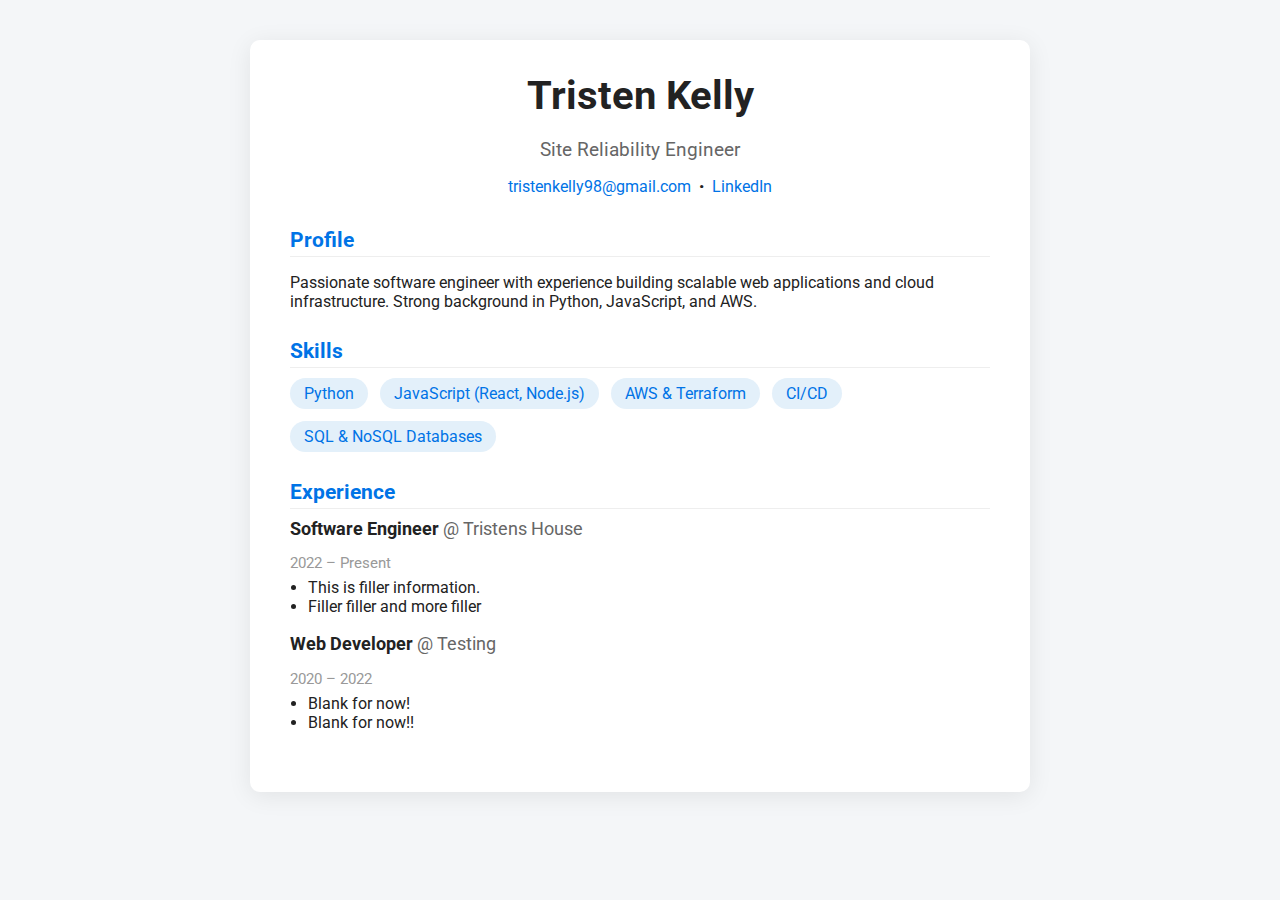
<file: frontend/index.html>
<!DOCTYPE html>
<html lang="en">
<head>
  <meta charset="UTF-8">
  <meta name="viewport" content="width=device-width, initial-scale=1.0">
  <title>Tristen Kelly - Resume</title>
  <link href="https://fonts.googleapis.com/css?family=Roboto:400,700&display=swap" rel="stylesheet">
  <link rel="stylesheet" href="styles.css">
</head>
<body>
  <div class="container">
    <header>
      <h1>Tristen Kelly</h1>
      <p class="subtitle">Site Reliability Engineer</p>
      <p class="contact">
        <a href="mailto:tristen@example.com">tristenkelly98@gmail.com</a> &bull; 
        <a href="https://linkedin.com/in/tristenkelly" target="_blank">LinkedIn</a>
      </p>
    </header>
    <section>
      <h2>Profile</h2>
      <p>
        Passionate software engineer with experience building scalable web applications and cloud infrastructure. Strong background in Python, JavaScript, and AWS.
      </p>
    </section>
    <section>
      <h2>Skills</h2>
      <ul class="skills">
        <li>Python</li>
        <li>JavaScript (React, Node.js)</li>
        <li>AWS &amp; Terraform</li>
        <li>CI/CD</li>
        <li>SQL &amp; NoSQL Databases</li>
      </ul>
    </section>
    <section>
      <h2>Experience</h2>
      <div class="job">
        <h3>Software Engineer <span>@ Tristens House</span></h3>
        <p class="job-date">2022 – Present</p>
        <ul>
          <li>This is filler information.</li>
          <li>Filler filler and more filler</li>
        </ul>
      </div>
      <div class="job">
        <h3>Web Developer <span>@ Testing</span></h3>
        <p class="job-date">2020 – 2022</p>
        <ul>
          <li>Blank for now!</li>
          <li>Blank for now!!</li>
        </ul>
      </div>
    </section>
  </div>
  <script src="source.js"></script>
</body>
</html>
</file>
<file: frontend/styles.css>
body {
  font-family: 'Roboto', Arial, sans-serif;
  background: #f4f6f8;
  margin: 0;
  color: #222;
}
.container {
  max-width: 700px;
  margin: 40px auto;
  background: #fff;
  padding: 32px 40px;
  border-radius: 10px;
  box-shadow: 0 4px 24px rgba(0,0,0,0.08);
}
header {
  text-align: center;
  margin-bottom: 32px;
}
h1 {
  margin: 0;
  font-size: 2.5em;
  font-weight: 700;
}
.subtitle {
  color: #666;
  font-size: 1.2em;
  margin-bottom: 8px;
}
.contact a {
  color: #0073e6;
  text-decoration: none;
  margin: 0 4px;
}
section {
  margin-bottom: 28px;
}
h2 {
  color: #0073e6;
  margin-bottom: 10px;
  font-size: 1.3em;
  border-bottom: 1px solid #eee;
  padding-bottom: 4px;
}
.skills {
  list-style: none;
  padding: 0;
  display: flex;
  flex-wrap: wrap;
  gap: 12px;
}
.skills li {
  background: #e3f0fa;
  color: #0073e6;
  padding: 6px 14px;
  border-radius: 16px;
  font-size: 1em;
}
.job {
  margin-bottom: 18px;
}
.job h3 {
  margin: 0;
  font-size: 1.1em;
  font-weight: 700;
}
.job h3 span {
  font-weight: 400;
  color: #666;
}
.job-date {
  font-size: 0.95em;
  color: #999;
  margin-bottom: 6px;
}
ul {
  margin: 0;
  padding-left: 18px;
}
@media (max-width: 600px) {
  .container {
    padding: 18px 8px;
  }
}
</file>
